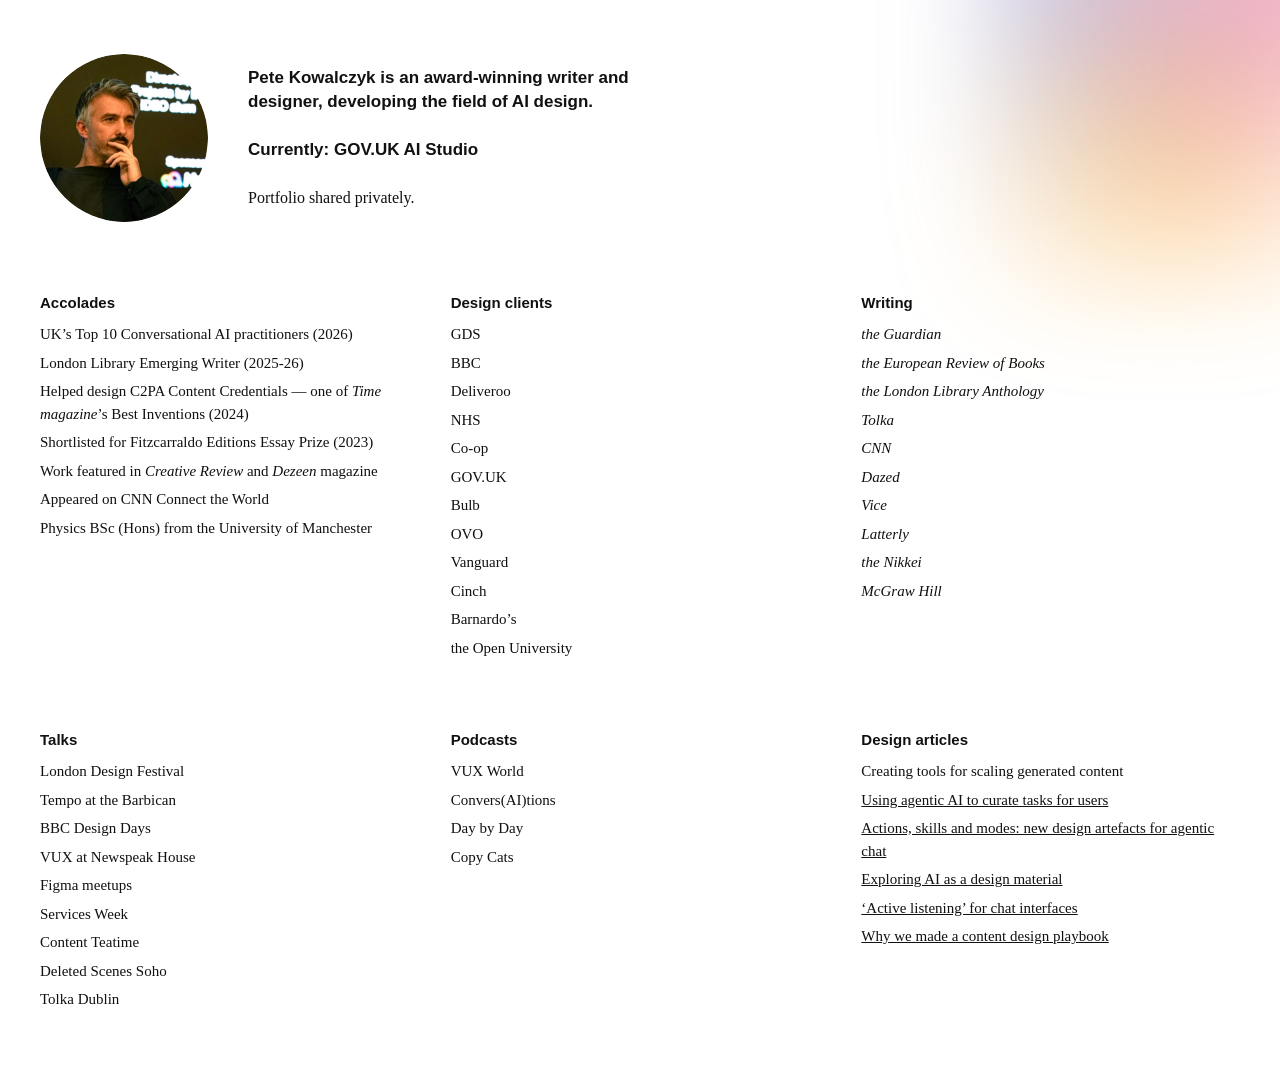
<file: index.html>
<!DOCTYPE html>
<html lang="en">
<head>
  <meta charset="UTF-8">
  <meta name="viewport" content="width=device-width, initial-scale=1.0">
  <title>Pete Kowalczyk</title>
  <link rel="stylesheet" href="styles.css">
</head>
<body>
  <div class="blush" aria-hidden="true"></div>
  <main class="page">
    <div class="intro-row">
      <img class="avatar" src="photo.webp" alt="Pete Kowalczyk">

      <header class="intro">
        <p class="intro__lead">
          Pete Kowalczyk is an award-winning writer and designer, developing the field of AI design.
        </p>

        <p class="intro__current">
          Currently: GOV.UK AI Studio
        </p>

        <p class="intro__portfolio">
          Portfolio shared privately.
        </p>
      </header>
    </div>

    <div class="grid">
      <section class="column">
        <h2>Accolades</h2>
        <ul>
          <li>UK&rsquo;s Top 10 Conversational AI practitioners (2026)</li>
          <li>London Library Emerging Writer (2025-26)</li>
          <li>Helped design C2PA Content Credentials &mdash; one of <em>Time magazine</em>&rsquo;s Best Inventions (2024)</li>
          <li>Shortlisted for Fitzcarraldo Editions Essay Prize (2023)</li>
          <li>Work featured in <em>Creative Review</em> and <em>Dezeen</em> magazine</li>
          <li>Appeared on CNN Connect the World</li>
          <li>Physics BSc (Hons) from the University of Manchester</li>
        </ul>
      </section>

      <section class="column">
        <h2>Design clients</h2>
        <ul>
          <li>GDS</li>
          <li>BBC</li>
          <li>Deliveroo</li>
          <li>NHS</li>
          <li>Co-op</li>
          <li>GOV.UK</li>
          <li>Bulb</li>
          <li>OVO</li>
          <li>Vanguard</li>
          <li>Cinch</li>
          <li>Barnardo&rsquo;s</li>
          <li>the Open University</li>
        </ul>
      </section>

      <section class="column">
        <h2>Writing</h2>
        <ul class="column--italic">
          <li>the Guardian</li>
          <li>the European Review of Books</li>
          <li>the London Library Anthology</li>
          <li>Tolka</li>
          <li>CNN</li>
          <li>Dazed</li>
          <li>Vice</li>
          <li>Latterly</li>
          <li>the Nikkei</li>
          <li>McGraw Hill</li>
        </ul>
      </section>
    </div>

    <div class="grid">
      <section class="column">
        <h2>Talks</h2>
        <ul>
          <li>London Design Festival</li>
          <li>Tempo at the Barbican</li>
          <li>BBC Design Days</li>
          <li>VUX at Newspeak House</li>
          <li>Figma meetups</li>
          <li>Services Week</li>
          <li>Content Teatime</li>
          <li>Deleted Scenes Soho</li>
          <li>Tolka Dublin</li>
        </ul>
      </section>

      <section class="column">
        <h2>Podcasts</h2>
        <ul>
          <li>VUX World</li>
          <li>Convers(AI)tions</li>
          <li>Day by Day</li>
          <li>Copy Cats</li>
        </ul>
      </section>

      <section class="column">
        <h2>Design articles</h2>
        <ul>
          <li>Creating tools for scaling generated content</li>
          <li><a href="https://alphagov.github.io/govuk-ai/using-agentic-ai-to-curate-tasks-for-users/" target="_blank" rel="noopener">Using agentic AI to curate tasks for users</a></li>
          <li><a href="https://alphagov.github.io/govuk-ai/actions-skills-modes/" target="_blank" rel="noopener">Actions, skills and modes: new design artefacts for agentic chat</a></li>
          <li><a href="https://alphagov.github.io/govuk-ai/exploring-ai-as-a-design-material/" target="_blank" rel="noopener">Exploring AI as a design material</a></li>
          <li><a href="https://alphagov.github.io/govuk-ai/active-listening-for-chat-interfaces/" target="_blank" rel="noopener">&lsquo;Active listening&rsquo; for chat interfaces</a></li>
          <li><a href="https://medium.com/deliveroo-design/why-we-made-a-content-design-playbook-55f4dd3a2c75" target="_blank" rel="noopener">Why we made a content design playbook</a></li>
        </ul>
      </section>
    </div>
  </main>
</body>
</html>
</file>
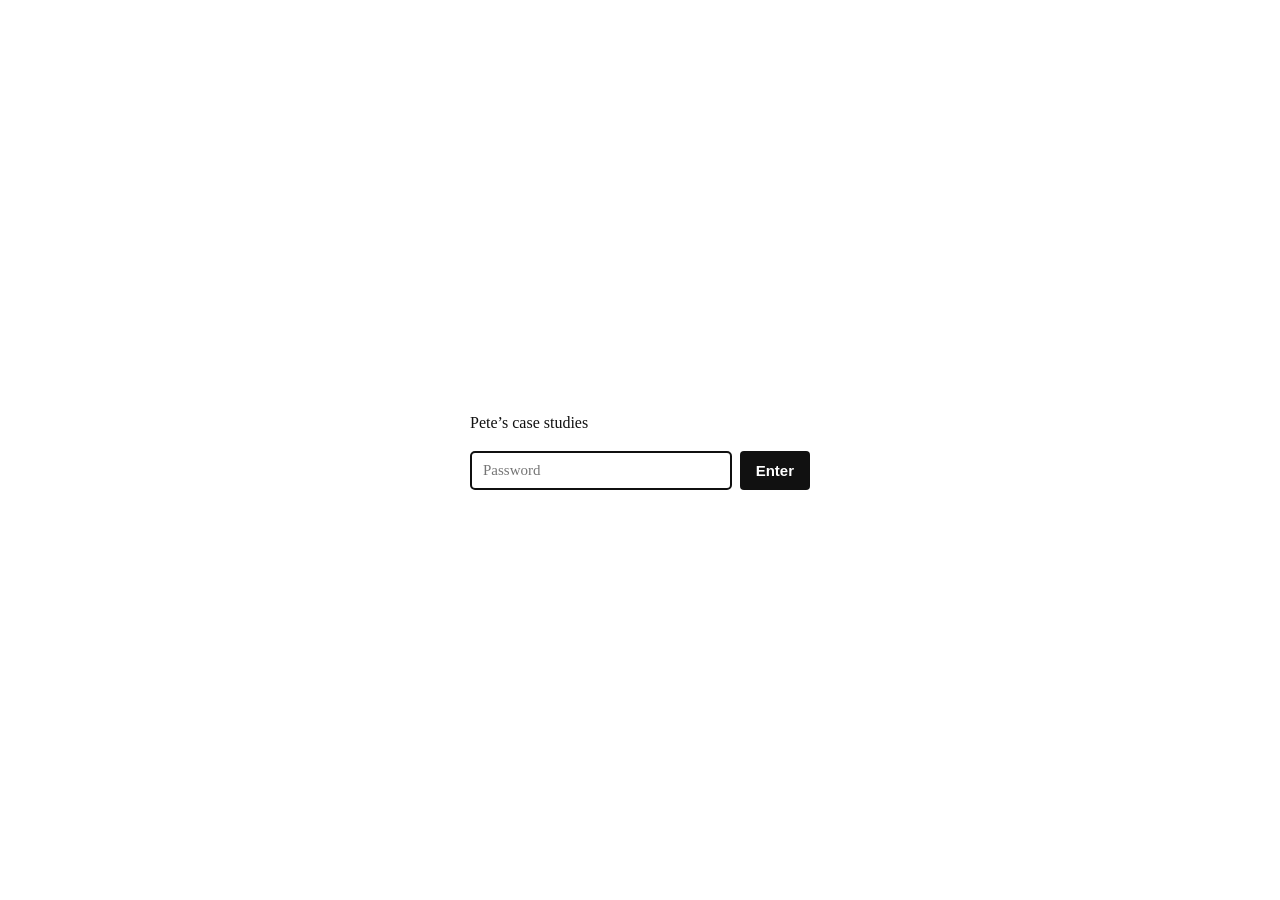
<file: case-studies/index.html>
<!DOCTYPE html>
<html lang="en">
<head>
  <meta charset="UTF-8">
  <meta name="viewport" content="width=device-width, initial-scale=1.0">
  <title>Case studies — Pete Kowalczyk</title>
  <meta name="robots" content="noindex, nofollow">
  <style>
    * { box-sizing: border-box; margin: 0; padding: 0; }
    body {
      background: #ffffff;
      color: #111111;
      font-family: Georgia, "Times New Roman", Times, serif;
      min-height: 100vh;
      display: flex;
      align-items: center;
      justify-content: center;
      padding: 24px;
    }
    .gate { max-width: 340px; width: 100%; text-align: left; }
    .gate p { margin-bottom: 16px; line-height: 1.5; font-size: 16px; }
    .gate form { display: flex; gap: 8px; }
    .gate input[type="password"] {
      flex: 1;
      font-family: inherit;
      font-size: 15px;
      padding: 10px 12px;
      border: 1px solid #ccc;
      border-radius: 4px;
    }
    .gate button {
      font-family: -apple-system, BlinkMacSystemFont, "Helvetica Neue", Arial, sans-serif;
      font-weight: 700;
      font-size: 15px;
      padding: 10px 16px;
      border: none;
      border-radius: 4px;
      background: #111111;
      color: #ffffff;
      cursor: pointer;
    }
    .gate button:hover { background: #333333; }
    .gate__error {
      color: #b00020;
      font-family: -apple-system, BlinkMacSystemFont, "Helvetica Neue", Arial, sans-serif;
      font-size: 14px;
      margin-top: 12px;
      display: none;
    }
  </style>
</head>
<body>
  <div class="gate">
    <p>Pete&rsquo;s case studies</p>
    <form id="gate-form" autocomplete="off">
      <input type="password" id="gate-password" placeholder="Password" autofocus required>
      <button type="submit">Enter</button>
    </form>
    <p class="gate__error" id="gate-error">Incorrect password, try again.</p>
  </div>
  <script>
    const SALT = "r1rE+XQuUxOBDy5PiAHw6A==";
    const IV = "ShwuxkLSZYCC2jTS";
    const CIPHERTEXT = "BJ1O2bQZrMiJfSXLtvAuHVjGoxpnmKoRMvhZgtsbAj/XMHxbRJw8wtisu6YF+WSb6T22eeULJcjyeipd84DG2wFo8qGDDC519163VqnQpeSO0m9rftSzGWJIu3VvADk4w0uvOZJ5SD3NLY7hRPE35NYnCmWNwC2FWnxR1jszPSaMoiMnc7k6BiXXqDchvthcPnWqYMQwAnCKJiW2avquADoJleFN/GVZ52LiQkFtHh53+Ao3fy+IKNpETpzmtSPiLBS+oCE60UEu4LpsaFmRg+GTFCAzyv+Aut/45Br+Bm7iPWajPS7DbaKuRbV1LoD76b/KKpLK9VADWmH717HhMPf0wUacfSHpTwJgcMSY/WXlfaCR7I1vt2JIBTyduoFdmYRdAhVX6iGcQFxlWV4Hr/avTNAl9EBtEcyabPp68K/H/IgVf9Fo4dJdydMBoB+WxuZbZJ4UwgXXmnoCyypA+8yMBwwissOvfJbJMRNsxuW6/HNkFeIR0Dac4yU6+hEH85xfrH6LtHm/GJVRs6VTz4kOzsunjS6RRgLavDDOBPq8mRfNh4z+OkPBuXd3pKDb6b3+jv/hYTG5j66+ZzbLqvaJwj4pHNsPw2F86ZTFN3PFbtYbwNPmt08py/7wPPF9CJwdcRPPy9pfu+Ov0VpUz+QkXubwgC9lpWU+V8kbAvInYOYY5o2jao+3yQrjenopU1OpVVtAFPDGRzwVt+bCmkFYQ0Dvrf8uhMMwQl7NuoQ6k/B8EPCD4w/T1b/iUNmtSXdyiz7DbJDH1OShl+hRWEWttu7g6/NQx1E6ttmr2nDdXDV8AcuYytxE8mn2B2Aw5fa4BlQr765lNTChS+e6MBEH9xSzXAZ/qHS7woH0iWMAilR2YaeT+WGp3N+VpWPhL9Jv85VntN6xtj4h4C8t7UbYW9qUh/BdigIK1zQXyMOkBCS9C7WqAVoz1p2E6aBX3PLNt0SWSXqD0XspsaFyxX7oJxg+86v6ssjk+qBwcOSbqV0hLRKqCHx88b/4xzCJf08gRaVU2KfQ1zCpjk40Ggx6L+0SamdGqimUpE3UtUTm6sPckUZxC6beGGzkoiQUGdUGWCUHqJcrnrtt4ey9kwcxJXKYP607slHEgLPtx4WUcHFlVA9vkxEitDCFo5e5yEKuv1Z9GIvfNb67K+JAlJoXXHJU/2DtWaPRRpkGqsc0ncH3HYYri7cajpp9AXk+bKEWGBX6sk53Wvbc9ZCAatTsXiA4FpfKdERIjuxp9YhaBjDdK9YtfeC4qZR8n4RItzTCx/[base64]/z9FcC4dfP5Bgca1f9PccNg5/lQAXdN6+N4ihHwGeEW4YkC0q7SM9XkTgjfgMJzYQH5IqiyNcLX5gNwOZDpPRHCTKy33uD7IgPXwbs+7XDI6vC3k3j+XY/v+5d8FnOzoIdW4tJGwOpvx/0jyvhfs0LP/06UkPmAxKUUUMQk9FyKghAZ5a4Av7SaROD0Y/B9iifX2CwrZzkg3fyUw8APDl3puofQiL159n6WsJCTvDukYbJURIhCc2SeRRqdb5vyS0bq4qzMQiBl4c0ldbMbwxr1Cl+ykjoKOaSMfd9RZHbp8X0MJNoGnRnkCIROBxrcFjIWMTx8kQsLRmCsuPVQncgwKuMq8XVVDF8redzQolT8Z5vWaNKucMB7K/PLrEWEby9+JX/Z90bwVSlN7eGz1Ie5eJ6m9DK6RtZKUAD3rgrvj1ns1ttSmAKXDHZHwwOz7F+8QybhxHRQa621DdWoQAGSqpBdbWmGIizcycyJba4WcVpR3MVafp6ejEPJ9jYU5JeoVfG4fA69Rsz2wqgEMSAWxCnwZA0/0311EhDJi9n28WHJSJNrJtYEYNW6XamHQMXi/ksmTMV/tKDyuIH/42g2DjTnQpp9ighwRXrGlDW1C7lQNIUuNVyzm+aBtsyFrFrQS/8QfoKIJtbF3LYynNJ9hD9JScnCrCtxRoH+oeQR81V0bqnHgtUQ32MqoZQZ+7E1b8qt41Hu6dD5tzU+kOdBbX+ar18uVQXx8ycoqRCw/K5hBS/E0IUEhWP5sFYh12LPcBKsoG5NBSFOLYb1eZvLSnj2094hX4fCeyoZ6FxR5rH04GEk+UmVkjUYJi58Fl/P+UPVes76JZs+srFBf4MEJD+FigYQporXtYHYUg0HSyQ/hROygFpjOvLEXj9Ln3QareZOqCi/39Lv8hPjd31dx+Y/dQx6QQuWdZS1ap1B9aPmVowBUjRvg4znG1akZ956znoStMqAmqalN/h9tcP1YVqT7tT+HN2u29hORWH2QVWcCpJbfQv3rd9EW7YYDfIYH4e/x6IIXwnhxLeMaoCrGLX09YCPEgM+vxPDeC9f4VhmZFlnM1oYmN3xtQC1A69FfdX/ahal7ZdiQI5v2YuisDB8BzZbv57V0nX0+c6iu9RfcYQfQ+ps8ep26FE7mA4qD6Q8oBoetDA+pdFSudIkdBnzzknXnb6BG4yDjcCW+myUSiWDfg4Xl+FcBHeELmwMd2HW8MkUdv5T08PilYdPvnQRm4UXfpaxsPoz3Olou7qPEXuAWgPZC/vRO5XbSz6txhK+FiTNqDhPUOCI2eay4ZjENYaeg/p3ZMCD4T9QGFg8S5t9Zeq5rGIjvMCkczeka60q4yR1atXaJ+RUzEYun/VH43mLQFAWPl3PuONeDBi74GY2ghejwEs1T9PudVqccwkw2nZweuViZexd3JtEnud6qcXADGyYLF6K6nDgzlB0S+i8E3JIcwFW05NPV+GancX0SfBLvxAoR0kEwi8F4Z0MY30CASlouMIMf44aa+Wi3HjGctql4gQCOrwem2t+KqO8cpl/QJGunne7Z9rpgLJ8x4MMnIDOk2jkx72Q9/+Dco9QSMUf7PREFe4HvdDObApyJ3z2PGm+5Q/tB7lJX7Bta8HVIC4SJ2W8eNLLgOlkKaSaGHSQhAqgCpG+1KsZFAaVlLvU7q1UlMp6N0DmpoVvsByJQ0Ph3n1bDdieemvL/7TE7xOESSOilChcyh5dOw/d9LGnsc9Jb/k+tdm+KZNVPQVFIZ60DZC4NAfj/qq/tr6ShkR38IrYze3fmqwBNf0qzRJOKVhWet5n4xdZjZbHJ83LRQbt6G0DFfEeJBYzXUqkba8fV2lfNAMNlDtHPjFARIW0u1ybRAZUtNJ09Fnpl3tXS3J9EKrAiwgvUHXCtxu6z77c+irCQuUaVevTMACbVSoA1xQnqNUeC/CRHXxFDRaP+eeCw7hJa3zl/ZVq5RNikQO5oZ5KoE825qhslxwPxHC2CzSs9l6UhhH976kpJbjcYHzAAg6D7fF8IiVKd1dGsJQdirNRu4rUjP6VZ06H3xb9OV7ILu6raxFyBl2C21VAuL6Fs7N/UTpLcmnog5hATE0sf4gxZ+q5KAwccwV7qLxNAyXxQ6IeKPuGxT8kw2ITSddPTsUPZYbRtQupulbiaaNpKpUbDeqBZv3E1JxGOpwfz8NEF7T9EWIcaEVtRAZYW7jGRv55dKCcfSOdr5+2Hz2Sgby764H26ZVbJB+AqgmWOD83VlIDrYucRph+He+1bIAblN/OBf/ys6GxMMAIeuGDLudmZc8mcXqs5REwt6skfRabgf9+RdznUmRuP3862EeqCR+UzR1djtfm2FY5/N0C3EWzUHnQUAzXOds1NMudY9XjHClC9buQpYiH/WiZ5sxfZzFZcHxvAfR+jzuTAdmy99upvXvh1DZ46rDu5HLV3bboFr8FlpV4Y5MY0rSIK2Dwv8fkRi3JTuLTjq6Qw195JExR+fop7fwVsY/9Jt0dyb4H68Wfp5GgPTbwOQJaHCzbwKve5odzYeagJbTjHX7O7sANpBI6h1JzAregV0NU+5YFZLaz+7hJMn2lWSBrtJ/yO4wWAWw6dCM98WDRur8qHT6l/HrO4sA/LtsEWUNRBhqFcg04WsTGi3/FWkQdqhMJHImcLyxUcmMiTKAoJ100Yv/erzHypwiJ0jbMQFxKsBeP2umoSgTd9h3PRso/BNZyzm6h5XbvShtFeZaBmoc5Ky1mO0XDlgaIgZsy5mvsaYOKdOk1iiwF7hmmzwZ9Z7IMRUO8/L+hYJpBumuxwgNaLa+vjfqKCuv1fBw9g8rcZCsbGTaqX5fj4glJ02QGWtepuxERmJ/23ohJpThW33gYMlpxIrAlHq5Ss/o3zLiXv8uv4n2Hn0etTKXCSfPbQDDRiUy6KtzRkm6sF28XP7vnpctG4KGNiJzNm+fWKxC6L5HMkQ+lj0csKLjVrnExRXVJi9RT17eIMGVyVg1FmvKU6OMWzuy53Tnu1N61OkgdOtksfeSMoLC+FrqZ4l49toPp0bbqEnMQipwjKVQQOvs0bDLaJxojYr+vB8hp/ZfmajHl54MzxYpoAYWlmp8nhv3UUOgHZNYfXW671kY4+++cCfEf9aZeReHKm/M/0mF5RA+Xl57otgK5VV690wCGegav1t3T/DGobcF+EsGhChF4l+3AVvvLbroANHuROnfg2FysDvhIKrKUx59DnVLIT1IpcXKBWRXxjUC1GQoJjE3RR34z3KkAQQR9sDuMmoYcyB8v6Al1sbTa+PyEEHZISr1zJ/e5jLWuLqjbthW8zcCYYrByaMzifrOKcrRPn+LcEK7yc6dym5405BdzUtTfaFSlYDKGQ6MZ1GjI3ZiQNrmqLEnHwOU+VVqD9iRh2c6g4u/B72PfrBXRt6Fe6MKldY2NEy5Xv29cViXE8IHW8WGYy/epzs1N9YfOxoeITNRLDkk92uTfNHaR/1ruKu/nis6Su7J9OkEcignMpXZj+P8NZWvUP1rP+m9PF8DG7smjM3VZ6scOeuW90MAJyEpaaPIM53utFEFCqhDBcng5qk541de5ZN/DaYSdxFtQ5DpMbf8wuZoQ8yFGsMHTHApWgZVUHS+/bKLXBjc3cYCGiiBJ5mNPeXIrOR4k8lPlKvZ/T39+FcQDdLR1cCfGAA+WjVa0piMVOebLe/c4daz9nXJ416dAO/HyR5cibeADmt9VSVW0TpdQiROXHnlE1vbXI2aXt02ostzKkS8rMCTvQ1qeiHZ1im00gEC7Wzbi/hkRgMHuzY6ZGwLxPQiNGM3E3PfHAOAAHd0SCJ3pSkC7jO3B/it84SMC31Lg+noeR6IXyUUUjQUc0ui3urI/FL8Z9HaFuIKAtd3hq4+LLexJutTIeVQs0teKWvUBCy1zj/ZZD+bjI2ciQEY21IITFQupTV7+aV4J1NWTdHXqMs59sp/sb2hRSpr0j6e+nY/FyCo0z17Xrusyql5jFs1PgpMLHf01RkR6HPQsDGReJVOt2pgoXXx2j/lr66J1E66j2Cp04kBGs/S+4AnuNGLsBcL5n4XKIyIL8arnTGRpMo38gQPTgBona+aEwlk+96/muixqUnvLbfWA3D2tSxNNqmQZmHnMbqcyg7OXzAPWWsmUtNt/EFfaSxodB27yYI+nJbcpijuZ+DRC6trrB8f9at8iWW3duOq5Q7ezRtpk7YcK8bOSOzJ7AED5hkyGzaKdrp693zSZdwo+eeSiWkmog2cOS/07gGNQQZKlBe4365ohYn/Z60KtxIfCIcbjflGeGPOalrt8Sq8mMdhLjUEeM7/w4/bq9uulZL8R+t9XPRQ3cYwYAWr9X+PvHwsq+jWj2PBCBds0szW7Z2StNyBEMvkIDTGdST8uHPVzeJZ4Dl635vGUTH6GYC3Pb90AOfCoLN7q85F12aRd2nTit5uxN9oRPdiySdlrDvhANuZMLrpDPKiTkaVl2yMXJf3OlTTp9AXCCIVRiJOotV1/OleTiQ1W1zYQvP3YgxnK3DIP5B7vUqM8xQjo7mw5aEYlD1FVpSZsyiuIJ/9hmP3zKEcjQqzSCtTGxamVK2nFYu5GBs+JXz5/KFpUfJGU9tXc6oteGOmcnWqRVIv+pNL25bGFIoUlR6Ydy52VKfIKjEm/ZmSaPjW2iO/aVVfc2PQIcHrkcuX5CJAq5/nFAD23KC8gtOwZa4DOgFF4tgCAq8uCczws2zwxB0lsrMkXX3Kd3FMJDl6DFk3ES45BzJDAGNIrjQK4tF5Y/7WRKLG1/j/IvFH4i1Ydsir+4d5btetE3/KmETmgdrDer1Ml9acCDC2PQBAG6ocY/vj5p1W1gBPbdjOQfa1w2lr+BmLihaFPoAev9qT8QpBx0uHcZcIDIzYdHmyonImLx/IgKMTXxl78PaUm0Wp81VuunmQ+4CAlvOMN2OkzFyEqs0i+YeeUqCa0bGxVCXvG3/okJzLY3/[base64]/MCHJHs5LwGMzzOL3bgmdNdgL3xV+kF4MYmi1OW3fk5moopWErNNLWbGPJ/RAkoMXmloCorf0Atk8gDQ6wExA57kpXkN3loiJqQ4IHgEZRglhw1syzAm1GVNAyRhmbJN+koprniuJcRp3b1ylghltj1u0mfLTw5qzadfCxKAMaGbxXA5A7xihCL/4Z8OQ63RpKVIRVQ6CXpQCGK/lduMvEO7MzliAESeDVOFvEPY3qulAcWOPDWv0M6wr7s3eQ6wz3R383kK1zxl/DadDqpU5h/TbZZioAL7fNrx65ofyLVFt+pYnOFb35wl2qQwuVwDTOpk/nylXPOCDZXpMZlUvJHtG+qz6bYJP5kxHK2rsmSyeUJJ5wo7igdOF7iXNg4IAJxaUxuiHUqEUpmiDn7cemoFLmA4rZRtSHXY8ED2ugckuvDrZV+b4chXhZ/[base64]/vvYoM8ldUUhxTUvBUwls4w4tGqrCCbAJDiNpNOJZx3VPiTXHZGmRxLlJU3aOpogbJUihkL0rfYLVVLmFDFoTOHhBkNFFA366won1QJSEw1H4GP+MwOH6yBgFGJKjS2qVxd3vfARRwBrWDGW96wy7O5zuPcCQ/KMdRz/JA4wGD7hPUjwS/cT8PCbAMRJ8mMDXUjJcpGOTWRnXwaKuw8WjWdaYjqYKx1ufgoCyyc8M4tRiajW21iNLUFSJE7GnuJlGmBerRF4w4b7HrIHh9JDoAMBS/oPmoohhGe9HBWgmrcbb1fYDh0/bWNeKe7adTgcXQqrPgXOLMSUbcbJhxV99JpRIbt8zHZiHDAq6CHQt+5A3grFOuYxtA6GpG+A5h3iOx4nryuU6KZcgQBLpJViOhjmyfSrGFbOXhYKVmRzsm3hQ0c2YJ8jXPCbRnptdK+2mdxA5wC5hE5Eksxkybik59I1a4/aDL9t8LOKI7of0mlOCiNlbb0xA8T8FDScdVnuiM3ae6dPTH/JvRQeA9uzX9bvpqW/Itnn6duKOJhq3VKfxk+Ysk0dINxr3yjEs1rdSLQ2XrK/H9a99P/doifVSW0E02jGhf1XP+W3EqyJ9tOdMzW4fCLOksZ4aLvdspvm/D4S/Ed6LLYg+FqrUZOrudcwSFADbhXEq1QdZJYIIjapRKXnU1oGMlgtoAFIEJ2wRHPePMa5HLChwYxqVMnyp8Gzo8SRvRbwbgKF6v7QkNpPqcY3lC/6Juy9pc8RABaDivfzHoZ98dtY3O00SrZwOxw0L3eGZ0ugem50PE8+itKdCX05Kz4otWIbxy4ecB/eYj6vlizoOGc8fuKycqgJznBOp6JUluR2QrzGlYEN4Xf1hg2S4ZMy7qsUmuRUsudMKYl8BriM8PCW0VUm/GJ33i37U5+R6pGz50/nwQkiYxNi6c66wFxIu4j83e7Eqf/eKgd/XIJ1voFng0jEA19gKabSCbohjHEhNjVTxbcmZVUTg9mihUKTQ2vEO4E2H4MLvFiGi7bKYkbdZUK32yqT0ucBFBSgiXVwboVfORvj9HkG1ipC2zE0ZhCuW3d2ZQfMu9MTgtlJ1bRDWSq2n0d/mwNbvS8HE+YG8nPJZ5vzLA0occz2Wp3rFsoPGFHK/PUG32CAiOPqX8L2M88Vlh6kXRoX6Ypb1fadqEOF18nByc8Q2x9hoK2oxHBTxQ3Q3qfweig5+BzGtZsBvQ7zSX8XjUreXc+cha/AO9Lh2g42bWa+oAaDskA4I6ZwztlNI17knkx7mSq7udHLJBQc8Mh2ABZKYX7v6C1zn6YNdvyAqIE/uuwWgxHk/[base64]/Sj/xVds7bv68vYX6ZEF78ryiDdNdZwS2YJJ1Qh4UjilkdxZ2O5wP+UkKAwwv5GceiAjRajalQksNBYXkTG31l+aiAlRF+sos1iGqBf+2c+hFKQvimQGR4+qb8o/nEKfoHvATdItjWyHw2pFkQ7hU7EUxVNpIDnimEBDwfkJlzYmurcIQQiA/X5UckafhzymXLYUuKnjhnxhfE/1AIjaMGToh8awaFmIkdTdOVPwUhCARO3x6OfVTH0ecaflZoNABstwThoFBxApTud42Ci1vprEMvEpQMkVgzDyhRv0D0U+Hu8MV3JAHZeTbA8EVlYyTSjdqAmNCWeLKO7CY+px16uPRT1cVEFWwcjOkL2op1FAcxZEdQZWPDUSfh4C2i9Oj/XDpbMAEICyf581269q50t4Kx5EKu8qtWLka/0CvG5Xl2MwDB79PudZzWen/E/[base64]/UAVS94MJ+IOgnX3m4JfkpUkOifZ/dssT+rdf1vlsOGQkT373cy5qITPJI4Hx0bGHBPCYixVdwD0TTZxHw2f/kXdrRBzoMy/YsSGbmh0u3jIgMmFBvXZ/8llN3NM0lyC7cQ47E4atBFSGYnQ2iJbRuAmCrX51NU+9CyojGuN8oRvD1VIvuDO3V//26ilWhcTq7GEza5yDfEqdufNXt9q9WqLtVkfNl3AqostOjo9w67+YXT6QbSulMHCrmrGVI3Zy7tVgnznm8Pu7CQUg7p5I2APa5U6KZ/aKbESr4rWecY/WUGeMb15JL7u/omDWaTaCm71DjWq9MUKBfcrX+uOc3ErXllXEcvyDapbqni0UVNLuABlwg561ABEw+u54sXhKcCIBdbTRnv5PxohCwS4tPiRe9rEgghBRbqPdK3dpLH3ilAbkVZnJGOtVSxEt8K75iuR6zNx9ruZLt8v81Oou7J8apo7pAhBaPKPkvrZa7DBS66bM/[base64]/MeCNx/Yc5uwXJMYbh79AqChga4mDTpiuXaThk9HWSAClnvNtlHWfKmdoiErlJpQEckuHCbg5c+5jhKcrXW3OCphlS2SagYQmGFY60O2zYeREesfgHVluZco016l5mRK/DYcB3glYH1Q6TXyDFpQlBPNdZUexSMAQGZInUrGTsqlPWMxoFIngKEeB5f7y5jKYfKW48eG45cAA8gCZfe9KPwUEYpKXC69K2MXtLM61wUIgTSG0zyeM6UZNY3IxbCGUcGe5UoJ/wgdRlENpvXWcTSD/G70kUAd7EgcY3MoEvZyza0ffxZdpljjeA7AuNMBP2ls0TjWNBviv2piK2CHZUxag7hTYEK5UAWKv18PyMy4NvNyborMqX4ES12oCN7+rFoU/T3UNjv8i3Je4NvqYd5CdhPjcFHu9HlmIswkwRckziN2X/6/0S8NCKjcQmvZo7rb7yc9fm1WNUeiQoNP4lyJhcFn47P1GTMCB3j8n5pZLcQ7aYRNoWHSLtNSahLZcdHf5tqnKXIWBwwIT7QE1v/VkMKG+8pLMSXuRWdsvxKidqsptYmzeyXz40lMXmPuTEHf9J+B6Z57IEESWk/ukhhG0iyHtoJ1Ujew9pTnJ+9u7Yr4h8/57SJdiGUXHvHKrhyMMjDq3/u57H+DPbc5HOvg+sKiuGbL9F2eWH5u9kZXU44K155XxG66mqfOhlicOn2vrcxO5L0VgScbJ5IFN8F4Nnniu3HuiJzYqCUeMcyzgED5iOaAXNTySn3g7G0l7OFM9jTXJnuFMnbCD7crPwKy+2s6YdV+PZn2GSi72OZz7PJsW9+dzK//4DYjF6QF7YJow6xdFYrSN9SSa7Qo5Vdz+myH2fjnT5plL4ppbLpYq64ZVIUHQXqIs1cEHmcyc4Get4nTzKg8q90Rx9P43tF95SWVyFpym5bfgWo3eQ7LJFkmYuQw4uQ0o01hc4W1HDaVcwdH4BTFSYCRx+B8BKO/3n3uN8uuu0mjkO+KkoQfJdBubpALTzoyf/ILQZd5X8HkZoX6I+txUxshmzVKj2ci6HaohqAVSvCLGBgDZ5n9k5EOOj/jLtZDYLlSlGezn0vBMdqFZSSW6R7eYB63lGalLtFzGQ8zE85gL5ZyhV5bDEAJd9CvD+Ox6W4w+XDD8fxjqngLFADs5F41FyNSYC+UobulLSAkiP9Yh0duSaxbFTTL67QLN5e5GP1HbCOA/Dv1OCHM7Cc/BnLejVp6c6Ey2e1jkN+ZZc6Wm9jNo18F8HG4aAD3Y2C3itbkxha2iWr2jtz/QNosVppbY3f5kVGc/V9GP8licqYVa0vv6WxFPdgDt4fkMxzRRW6OEekQ3wubnbeUpjRw5ZZpFxVl6F0rUIOz7np5upYlL/FljTtM3DQjucp+zGtxYX0bVQCRnBg3HyIHXalEr/3HVUDy+UBgAl0OVIwJEJY/2jeQCP9HHslVKUnzH84xp3teCId9CvCW1Ar5oba5c0R/Ljwnv7bzP7IXXpu2Oa6YzF5EICKBc4wM84Xc/nXRh0MGcil8AmOp9b2R0K5ei7HMfoDBXMjlkt3Dq2lbmEAiDe+qgP9oROl//1/OR8W64/8iSB5V+e73GpYtE0evdqhe7Yq6rH1q3VP0CMkFf9M9nUyqoXCKAoY9CT+ZDBQEsbH3GxKOJRwJ1Un/[base64]/[base64]/RLCf8afuDxnaCZDSgMbsdrcNe2QVcfSSgKqtKjmt9/9tRhcRmz7U8z+eqUJt4cVv+sQDFNrmoO4kMovxuUrrj5nH+2zPL9j/[base64]/lJJ05GHe5XDyIIYe3sKdzP6JS79kSFakLeq42rt9pzNv4kKEBqcGMa2QMzvg1MEMbFMNoH4uq7mtodr/y3RWgb2W4KBo+NRXZ/6jS0RCpeG28GVWYmTjqfb+Pe0PQ0XbugBD1mkKDO9VfsxfaCymsBCq9lhW3SVPkZ+b6XeqFDouhEZLi9CNRlJGxcucm2R+JiimiHbZSAgoBTDhxd34Fz49gNpedi1RIcXh29ZwSZI965CDgkEHqjBi++SvIJMNwO7Q9MAHkrOQ8/j3jX7Ll45poeGE6Zjuu6ho9a83a1JZHOhuPvkmibhnL7ac+bKGH6qS3APjgm7D6Z+Fa2JE4H0ftKVxUV7szEt8FuTAtB2vLdc6m+ivH9NiBPL9YJgIPnbHBpdj2bAipdtX//Ql+KlHIXq7hRG9pjO2XVc9h+QRR1SaEElq2VYSwLnGyPEN/jJ+Wuk71gTmA8jafGka0RXuAfcTrar8rSCcBUTlUCW+MGCn/[base64]/iEkDKOGO2rQUbBuXM6cV9DH8UWQIoWr/4WWm6E+b+JQID62SJchY3XvImjnbfhHg31mPOJ6JbuUff50RP37A1EpirJsJQqV+al4VmI9aDl0uBGyfGqJZSWQQYaZPAkEq80U7qEcPOlV6QdufLteKu5YEOAEvvutr1cknlLjCsjgU2BIublFj2JP/pbN2IYQen+5Y9TSt80zF109NmGUl6jcN/rrEDVWpk08YrrYxQGR1653fcr50Ht1ymU2WQljwgJQQFBhSWF5cFX5Y92ILhv3hI6NK9mJqEXWxVheU+4clzhiNlt6/[base64]/D2vRVeVAh3aZepjFipCJ4XGAAllmDiWUb/KadhPdrAJqfguvqDOVlf8wjtoDaqBRbp1KzVsR5FCVkDb4GUX2SyV+ofalrZIB6MTyqQe/PHo+Hot+TW8/[base64]/nGeA9cxrNIZluaFRJ/0OBMhZgTocVwDREkJ/Aa8WQCztbHgGHonWXIPcCD9X1an7gyF22sOGosZ8z4JIDPJhickPC1HE/GBHkEve5ydDj3U0K8sX6fTR7HJKPVSs2xPW1DVOVZuykdHGkKoJpWDI120rvD5DrJY6Z6duwbicUOpIs+XedyNW/5ilwVMKxqzkoO3KKLtjXSbr6T2zA+TWPqvEzpebzLz7FCrMYrsipqwvvPGhkK8v/2/+PNqIhTMho0TF9N7hvqJuqbcGGhHiDeogPngrdFvbSue0xn04UMamzTS0ZiMGAvVHy06HNiaN0yJO96A0IFlitZsQntyZQwCzDOtJtp/cMptAJOdgmmFG98JmgifGDdCI6di6N0IzDnH39wD5rmwziIxpTbWdJOKMPbG++dbqMZMrQ7HgH87KVaOWptrUNYEDuXcF1CyBo4X3lyXJpcrzB4JVliHxOdh/kDmXQb6njhS1el03VUs/VxOi0QLeGcY/RUANHPkIjdEcBNy/pEAF/2fMYhLs+iD3bIJzz/y3JG4kS5tUkGBAFDyWbfmeTH+hJ8ssdNMMAoPmVfVPQLj/oJSJwV6pGdDYGEbzY7bncetMfoSjB6wqlbzigATgrbaFhDgPS7taFNEhx+4p/bsMML3s/2baON778wsfOWZS1/OQfoDeESK9yOVS3vX62MdKnXCFV3IUEaYEJ8wPLH53u6xsc+lEFkW7noVe66eYlrIGK7x598wbGXir4Lkpajjlc6CMPDUf7e/AcggiPWSR/xoUY7LRIKc/xJhzwP/l+RMin1xCu5ktsm2O5IdSzu5ze5K0Tgc27+8CxPUKI2rSHlxyMwzt4u/TldErbnEnihd+wGKU0vRmBElk9B1AtLEKL2Npen7zApIv+FLlhfiFtvHfp4HiyHluGgMmXjCafuUfMKoTMc4XTS30vxiZs/4H+dN2o4nXtkpQa0PatNo/qckt10x9Q7e+Cjvdwm9l9k1a89NgS3t5VQuiRlz7W4bU7pSRQAluu7kbQSiFz/Nx/dfdNEKNiAhZG0/f3ROD2eB0dejBA4lF0RVxZCF6RKLwWHpXm0mfrN/aWHhHegQbQ/0u1QDgX253xbubRsagMlvETb1zkCnILHtqwOTc+uuk8mT0UQqBKKlTMYfyI3Ie7nQwukTCLz+T1EJ/1U5dF0qGaMInq/qmrpfZIucLNnTQTiU3eQgBKV9yW7IMkhpcOecY5Y9DWvQgOg6QrF+7prL6mtNYXeqMxTNUUMljfy35ix5hUUYxITo4oonZLdDBD/4UL+dvocnqWzpbEwjZ+rCkICFtOJSe9Gy7lgx06DnWeSKmjj+/TglHscOKItbKBkAYVQyelA3VeNxCGcdRyxWwNpoMub+sJ6VK1Er2wya3UKf/sXtWdTE8NrAVhcVBHZS9NUjlDVr6YqOb3syneGRXHouIyVF6Cp/A3pnsm4L3h88dwkEPUFEZZfzyh8aqUDubFSRxJkcBdDKMSOQY+aajj4GUFlQ/[base64]/ay7s6+1k/HyfMlHAOPWvwTPH9U0X8MuwaVqf1Nnj2hocOR3qIHhRK7/KvEgL5l8B1JfphBX4Y1nU+8SE7+QhI1jG4bMx65VhaqMct6SYNYHLYjuqXLvpjT/tQ32Z/9UxTDkN6HfCEdcxiULs+pbx6s+nIO0h1bMKbuHCm58lnT2ulhdblS+mUrzv9dJ86wmrAPjvJfcpM3I/PcAVLmliD+4Rg95WI2DzUkJW8OnjTqGU3KXUUI0reCi7qpPSnVx31a3C44ZM4jtONU6gzJLiXo6OJDmXisxXx+D9MJOo2+aO07rSBc6sAaCIxvUT8LmMN7dHHAQfAPiXY6KZvflVuXeUJwW3e/xo9tEKwTW30EacTIiSbRZ00YjyjSDzVrPk1oq123QSN87kVPRzoH7bd1COPTpSC3iUAWs3iZL3iRxTpT9bxUdl+Pp2FYx76ZbQ/AukwRsRnnZoc7z5TDldpD/lUtwatLxty4lL81cbz/0hKvjg4QBI5UdCRHwnA2eXYJOEcl3FiJ6/Mu/hmmMDDA+IQaDQsdt31wXsdFxKKYTn1g/7RDkFgKYNt9TG30KQxzVMuzN36o8QSbuOvKGCPgy4Gfo5txASuOJcp76Y5Zd57kTF7sdIq+/[base64]/1rtZR/J7JWNu0t6myZ8YgHqKFTl0j0wfYHF/cHFtmcYi2BqtcQgSWS9VOuTr25ypi4yeyW6JOcWybIhSdFBSqI4UJ5lJqdUnMiqr3CUsnSQFktQPiw+Vcvkrx8oZfF7Xt1dV+9H4shAz1EXKwBJ2+sTjEKLM91Hgb1m9YLA6yeukMmz0ftnua5hltYfCh9b4Od77iB5PExWN8H6k8vRXO/hce31e2dMK3OCbNFglNcgZAmPBGqdiCdN/ALocMMeLTNQmHiFkm10sQT0OJP5tCJ+2BGxJ2TFn75dUs9FbC8U6DNUP63dEGphsr7BwYnsX3ecvUSIkJN6Y1nK3H+Q0ykzl7P/b4xBTmtBNwppM8Oh76MEDX1s+3bmQF6XwsOxeotW9y1c5065FIl1f3avlkwy5lpn1EIwYAW356ZU7Pqxn1mYyhQL8fxb8SvIrsosGNeJIgC3rNR9dQk9RizsFBwfC4m3XsOacXH+hqAdJBmiz8lMyIjMEjks/44Mhq8bXQUhixRts5cz1j3ekaqQhcq++kdYGemw2tzwry0vAMFIVrKWrpBw6VwzNPPCJavMVow/C8TxxV8LzkAzBRbXOIzB1fDAiKeI4CYRAhwxdyn/VAhmreni0/k3nJGxx9a+A7RCdHfR9j6iIHee3LqXOKQleBZm27nFzH3IAoNYbbzypS07iX3FqXfW+tJKV6rseBJAdALqWA5/YoDJQ/Tje6d30LMk61Yq7Am63SCFFOerYi+aMhnKgYpffXXlzm+ndgd52u2OQV9oslIYWiw6LZnrrQUv9nUSykSRscXLzhsa4/AXfoZOEhOlq0tD2iMVVv+a7wVxq5m+2ZGBfila5SNvQyb5qzjGewsGfekeakKBviTRGpgNJ5hCtd2/zDHPpvlmzvYLxpC+2PQKOPxs3QF8ekM2EitX1oOq3KZrrUBF0cKFqlPg30EjZXjKfb53zKOdmM6HXvJmtJ8prAWSGt2dHsRpD+S99Yh6vdq3YLLQq36A33xgRVA/yx/5bd2+JU5oSm7MThTMRR0VnpjKqWk+FkKITxbW/BsTmZnwr4xdOiaM7P3IGqb+sUTj2wh9pu7Ze+s1wB+omV6ye3qQ1imBeLeBBWVKaqluBpmC0tpiX0R509n5xC8C5MIEuezLyAtw2RpKlvNkVl1kA3EQmXSxahZFrogkhEeCSOMHcpD9CH4Msw4C7TIS/MhoiFTSt6iE64Oxuc5lCd3JsnrGgAwZGHlAXFZO/glB95scBi+ERNYC/sh/w8H7qt+Hj2tRtJVuJpka6IyqEbsaUWTR8fapSUX3YCY0m22eNtDuR9DvfV0T9h6tiBVgeqrOkny8wNosU8xKsnpKFLzqJ6Zagbe4i3koUCETlwB2LXFsdilGTppGOjj+SG5IA8gBSBOdKN6ie7Xx6x8BdbP7WiO39lfsXOXA5ZEbV0zs65XtY/JO37qSUqyjxQTTAMSsZtFW2OTvmvne5R+dWeykBvAYzGt7Dr8hYfH5Nd/K+i7CCu67djzp1yJdcrM+Vv5Veg4tIlKz59THDeWHVFmOIBktdArXZrW8qifw1RIkHwkvqwZZXc1YIJcAy6y6+9/ig1eK0txLQk836ee5rr2iEcIpvv1wKLMZjVpGvq5s0UvrGlM36F/OvagFUg2iq/4wDTlTLLcq+vCLRVutkWknONT3gvU+kowIaOFRFJmzF7wTDZuaj8xl3nj7sZ503aK9MHtCoIi/nReFlFhKrbg9A9KLADPVn8KgXeigX025nX7QR4jUmGMg/Xt+/lDcIbnILZs04bKJllWzAz+F2ta8dD7cpM+zCRQtJ2DAwp9CxiKAyBauM2lvxI4ufHo3WHhJQwTS5xSB+3uHAaGVQKK1ZBehhDx7fH0rYZs/rUJvRehZuh6a2Mltgx4ogiF01k6I1dfile2X5z6SK9S5uFagPVxgvsSmdlEe/qq/xU2sIpv3R+v0GQ9dwJXk1js6yn0fdf4BjS3FdHaoro8lp92bgclY4vke/NxnBptC5aPEOAcuVmBBv/c/p2QSfgw+VrJ9imiLtCqEanrZIv2b/gkWUQeqrYz0grI6h5EeYfUpNtlEIIFSPtwHNnyuWHgBIcUBZMmlRXVlt9MtL0tgwnnEyD27OsQK4XtaBBlHwrB1mIHtGvut213V9lTm1E8yAoh27ifwrRiIehnRp9glw7J0if6HDfabFhMuNihiPu/kGv2HBP858cyXaC4DTbqJmffnClpHDVXinep/vthrJtVq0PsGQWZ/8YsLvorILN6EvgIAyBXjP15xQNgDIVjXlyW/3Uw0Pw49Jh/lURFpTEvgPZZHq7c/[base64]/LjD+qns54PiYqGi738N8CMd1mem2QMxg/oyutr9oTWA5CAHj2iBcdBCypCVrhEYekyX66UrFdwai55UUaOunF4LKkVWX61EZUJR5QKVTY8IgX6W4g8gyHhYnWnI2YjlGRIkM/9qrt7pswBJD1MDAuLpPpLYa0t9hFyuDaY13xzALO3IM0ogFSmULKt8wpd5cKg7Lm2R11JpthBLV2ytBftUtHYbYJmnhUPPJj/OAferGYRaLJ80Qvpoe6rPTteypYtheu+bnKck8GrkotLyP4qvtuG9N2EvjaLqKLsfHd+OSNB8P7NeBA3IrZKuJiRXnDqMfB1Q71VCUzmpT6Y7StPOT0WOaQCH6uP8GRhi5/FjUvww+2/X5oS+fAmvnTSin4tMP3kd7BIpnJY/SJhIR0xc4t7Oh4eJy5RGNBkIkRExp33SHbxYZhU3zPOdBB1iuaGzuDf3EKNLCkY/7+xw6/QfVagbfbxhQTaR8j5Vrdq8kMqhOv1JOEyMrxqu8C3VeiTPX5Aam57LGjudMPB1VhmTEc5k5Vu906uE1L/LWB3+dSfIY6fqwS7hnBGP4B51lBuEPHsyR8AmoHHP8AH6GxQfjyMJexhKa44JZ7zJp3wSoj/iLYI9L+VWfb/hC6w4p0H3S7miAWyVd3AzzN/+sP6OztFtmsmh2qPqE5EG6N40SFKjkCnXFECJikgQpjA4rCFOrXbK5PeY6l7YuIatmTzFF+11bu+EOWBd6HIPw7FIkUn+TOIaUg92WPb+y96/VRIqNw5enZw+aG6xrUSRRbHQigGFFlah8JFmzTVzDKmJAqmDoxBXjHDOpPxiAu6brhN4y+MIDN6f5fMskfVZT8j7icX5XZnJfjUTbQ+ZSpoCR6xGt+cps6EMS5/aK32KT/Zg7WW8byD54siUGPq/emB/3J0/[base64]/QULTJlRljweD2TSM56y9TBHVsjTEdtaXpqeQQ0LxdTeWlE+xld/hj8lM3mvsx9FIieXdQPcHsBK3utztaB3kZLBUmlcOChB1rA7okFzaSeml7babNjmGh4eTV40L5LZ9jpU3CDRf6KWrxgElG+oJ92o8M7KekUcriIjR12GVhJBO3UcucpS9U5Lwh6lih5Ntyeq1GHqST+n3YEkQl6eN3LLL8s+mkIaA+5ZCddtOBAPffWcu+27U+tQ/zaPFyjQtrOgUr1Lnm/Ik/P84c5X6ro2sghlRDAhIOKe6WoCVr5CBfz9WQMrixrYgNb7e3voR62GRpIw8Q1T/BOu3W/eWF9bOKtHCv1GJMMZWyGUZwNoriGsbbjeIDYCdd71Qp2Pg0stE2ArdcEa6QHaGWc6elzaBVOGsU8n9xJzZvnNB86lgdPTjE69Q+q7lHUHMbh/13nsIfuvm453mwU72Y9Ad95n8t2WpIcGfNSvQan4Hezi3CnBi572JFiG1FZ4jjzMDt45NsCiLGyZ/qChbA9M6oIHfZJIxs6htMIW1j8LwGH8+Cbwebzn3pb0+JFOVU45svZkgHMsnzH9AFh75yzz1Wyu4eftp6Ru7F/r+rP3uh/[base64]/jG8P7HQWebUpZLuukc/ozmCdmLoV4x5ksn+V+SPaV/33UIk6FgPBQ4cIOoMORS/WwRoDQmCdliLpvusIFAUZkbR2gS9l9FsyX5cNl4BGn1xkU9y95EslRgGBf/DVW1i7CC158FfisKtm4HMq3suT6x8+TIVoio0W3nhP7GYe2qGVH+sxOxIpoJtf/56fpgeTYL+f0/T4N5D5a+EAgToSdC3OnhClvOVfhggOHaZ3UXaQDdjoLiqtI/WCc8lQVa4D+EsdlX+FKhQVllvoOqD2qMMfCHzMBy4OJVHpydFZY8/uQ/[base64]/CFIpDvHI8Z48rW2+czLq0TqNI0zGhAcogeboTyE2ZKty/yUHDNOZJs7xNRlPsKiET5ZFvhse2nVlAe+ZwvGcpyAr1F3suN2EuJ2SJKX0G+ER+5VD7w0Q2JuMA10+Wh56FF3xe6TWkfATDW21MU7YEpFKN6sPFb6SvPSsOjGRY/Go8MdN7Ova228uDbNWUWdIPlLnsxyUzrdPc21+fOGHaCvBFUSF02qVJey9g9+7llb/5xB35UFZCDWRl4BGUWVXRJKEewX/9yEp4lblhJ32dB77O9gXa6n/8K5e5b1DQjZA+wFBwgH1Jt3qaGc6dIhaOefCzgZq3Pp4qwXXYqveOev/pL/n3acb5Z1Z7Tiep+y3CzHdCBcqSABqhnWxhptKfBon09eLIjhVNv65mo4QO68XrvlH8sGogF/gwhUjgeFEAK1aFwS8+QWfY/XVl+ayMP/48eovlmKOkMcVtN7TIyreGFi5/nLXD3GcxDzL/2YDqM3eYYoSImdv03M7uNyth5s/nf+Y5d0xarq4zJgDZhzjLjwpV7oEWegw5oHSiOF3l7Bw2f+xJuebpb7A+l9WDAGFshlMuXvV241n6hneClWQuVHd5IzyNOOMRUu0Y2u762s1G3s1tSaID3c4TsKmsmu/o2Yb5qry+iSf9ce67N1fbX4JVwOXlIZy5hOB07Rh/3EzcxnZGL6obyUj4k30l9b35fI9Vn4tA3IMFMUM/jlI48MsbMxlZidWdkootYw42SCuVC1pcvmCfb8rt4Q07epgiJKejw4phle8A+5lxGph8aEttyezXMkLafed5fJRkSUjlnAQ4ZeNULeoAxCVxwkoFhdU9zJFPTv0qWp6uAbGN4T5394kW4PCFwjS/nEmQfpCsBNew/HiKGG5zfKQNXMmfINwmswTH+6M4kRx7QIGUx5zNsCmJbt1YVU7n0y0wgkaGOamMzH7aEIU/luIXqgbLOGYPl9ULVe+ascGV2gP1iCdTAnVRb1YN5Ks+l1KvDEHmxzvqxxY5y+Jc75kC3Gq8BXfP9gltyLziqZUY53w/mGpSVUlmvitobdqGCd/EIyvtPXbFGvhKFQRu3a3c3Aq2+VmRoJpILKXMFONEWinRxsljGYeE47hU6Ue06srm0vUmm/1j0LDbg5BpOW/yCmtnG60+WBBzsWKqRY9oq4fPUzoERijgFYmK744tXjIJ4qvRhll5lDBsTb4ON28I5CgYb5uxIob3lcTYN0WER+QQ/Wtr5/rBc2IhUWXJhvIUZ5AJlRlm4v0eZn92EVly5E1Kfv81/kPwasidTPSRB0BpjZg0w7bBRy5P1wl5X+lo8rhU7KVziXpszd82dSixpx0n0VtrrvJd/1RnHuGzBnmrLWBd7EqJkBXHmqQR2Eq3+uHFQV/onauHZ/vPN7wzIcVp1yBeSyecyPnR7ZPdbixOhX+1HE/H1hjUctk0Q+4G+9MmSkgruYUf7FGUJtrcV1s/EosVdF0IUSilIEcJHNi6tuREJoRQPrrc+y/PIYZBlVl90wOkKp9CRtWXQPNINwzu6rBc4CVdNMcP1zBBzNTub4NKB7mw8auK8UYg5AgvS2ougZ9immKgIlZaESbuI+fU7S9bgeg8IJPmDdNjXyiwcFAXQAtVaY8PIud5UCgGvKvnI18ZD0nrrDbpOFP6ksaY/csgD4/3zqVM4m4quBeCdVjaxIMktfDaxIzcEz3Y9WygsaWal3zp+7FdNht26iPTpREi9ggQsk/w1tN/ZmcL3ocnq5/oKiQKJKO4pMuzP9Qpff916BUiFLwwVJMq6vNxIaGpT49cSN8W2XYJDCKlVlVkVNA6Ie8Cy4/wGeoGDNsrZ8D+x/I3Rswwtyf5hudaU/AJPnffK+eD+tJQIm+snyJjpVlisxC93ctkDzKZ/1jR8jI6/0pGzl1BMIoeg42xNgQUpPYRBx4UCbLwUZpEBkki52pf+ysEYnhsmz3RsrTEUX99wdf/jZHOB+N/+emJAAlFqxpNxxvwJlkSImg/eu4v1ZUNT/gOaZ73r5okVXbw4T+BVhWjC8MxeEShkLKOHTXbHuCF8aBEYQi3tQ/VbsKvXj5/FjqLn/KLXKCyfV8a+uTop7Op0dRdlIasaSG1DMJ1W8kn9VCa3UC1I1royPL5sfnX/iiWxq0ZZlujd/H0uryFW+jE73bE9sbu6pkqH/s2zM1lWjAap2kOVW1AX9dTxoRmqxqEbZVcLSJEA2D3Pd+eNkA8WcOzMJMxhpWISp1DhibJYW2CGQBNM0XjSavEEnTIrU3Y6i8EvRgXZZHUrjqhXelLiziHYv/Ra2/BMceeGufOYYFPPZafRMxOyU/h11NAqw0D/hG0IBYE2d7d9o6UjB7qz0FwsAh8jjgJMWGJF5AtUR9C7Zh1kiQmo0YoNeJq73taUcLOjxcx12mWcCim65FF/IgvUHak9sflIcK1eAAi+VihhM58wxl+PVUi/8Lk4WWsUMZReVvACY1SRqCLi2wBCu7SfkvU2/kUef6Jz/hnoA1QqmhmXSJtzYtFMz7LoVRftqquTVl9s2I3EN5tTpjNPfR75LSb3hKLLforpC7rz31j9em6dAtQHQuAg/[base64]/Y68qGJkZa+hRCF69z017l3KuC/xiAqOj/QyqAf5g9kiR/DlW3xolpgU18SO3rXZgqFb81J7LYIWapgWANxG2x2ZsKO74ZMo1BOnmhzkeFB3enSSxHLfYitm0WoPvDu8sgxAdo4xaIp33EVpRnRUGXqVGIbOeAAfLvox2JO5tlqpJafy1fy1mD8+5tKHw1CT+7puqLe0xmqnfglIZTWIwW5M/ze4Ugyniwt6FMJkbBweWgNI02L2u3xudpoMw6LRaTBC07R7w20nt85K9POG8sPRxl9vZILJvAIOS1B8ArQARJdKLftBVMPTHZeWpFgE9d+uZALKAj6EcH+Pku4Jy3232Oq/y63ddHgfbyt47d+qOjgmlYKUL+8W8g1lglEmNKlcK6jb9rA3EqBfsEV2LsY4/yNBU2uOZWwQ8jyYjCVBXPKRqgQ72blPX0LD/6FOOzm7fuaz/KoI2H5rvB31L8u3yr0c7gmMOqRWqlsbCgP9jM/8JnUT25oVkZO9hVhjAAILq3FT/2z7VsiDH0LhJZdMTnEhho09uvP76QKed/+is0fu07pWAH4VHSlCsKsPYmPFNh32fBm8N/z4AfNaKAfu7u1a/cogoCXVLImzLmUjT6GSmvuLtuT9C/W17O0XH3puUhH4kq4DMOq1rhlMQQegVGb4tUBIYNQrO/NzWdA4XtnvzQNPPNSuWotxBoWn/lUmTQX3Aaoe+x8EANndURdDYUygRmWCpit26KD/MNA7jjtVEKXbKoIWg9q+II2ek6UUWTqSM/MSEe8MtCxUacao4pLaFU0BhiscJwWn8hh+h3O1aiJf3OnZfIk3edPx4DMTuKq5ZgNBl8req3NktNoIJcZZZ6bz7sBI/9BVV00yc1XJl/FSXzH++xVNY0UYO+pLBcJOhW7ENMBZp3Sgnr96NTSQJhvZ3NSZ0bFDtjolv97p+5SzwLoQUOKhhfRWeqXFpsOKkBfF3oX0LUEZafi0S7sqiwFlKnWobgl3K7oFgi1HFBxhqPsB5Uzac8ZyMDvrGbXuF1WIKBo8UNYa/Zj3uzKohw0ptonXTy+rDWB2s3rhbGJytYVv8MnnQcxP8ZpqdkzALXafSgIRMlTZuY99lL9ySz+YQv1Ly5IKwfj4dZcB41goIM51YT+oi7AelKeyVGW41IQCpFeiojYMxjEVK0xVT+X3CJCkKt4IK40NVh7NiogGyBbKMAPxmSxvu5Br8w/ermQDkfasK+GWaMls1oqZshf77bW++rsi+yF3YaYNllDhMVR71mGL3P5HFTEZrwxaJTLIW4AAvjSEMurWn8EYOK9DjNl/QghOcccy/KaGqkSRuX4GpCGGcAZ1TMtFAVgViDvlpgmWaIceUYXOsA14S/u0ZIPjJY/tDGqX8Uo+hnlrwaQPSuKQ8NX8rY99o6ou/lXiULgciHcie5ngE1EZzm/bkP1aSMRD602CMjgMFpNGTrt28BpYi4iU5oS6b0SreO62fRm8wJlMaYQzaRQOUs18M2rY85IaOBe7PKh6JjMOjL8QVzuYMOS9DS70hwa8IcAZM4bUMijZ9JJTvmpR5xffiKrlE/Bl8JkwYFQTdBfZO5kDX58NW1TNLy1Lq2Ev50ran6zmlIhb3dySaL1rLAtRIQBY2F8/ywllz0R7t8Tr5hXAEcc5VEvsbQ1qPWhladDPISBxh0jN+BNE8G/toGohRIErtNfhhc2OUbwReyNo1TAZNx+qsywwnOBlIQHiPGha0bPU/Nwre79T09tHa/R/pCwKhle5gL0mt8CPxIhUDVbsRm4UMnd4EBdKnESpQaF8ZQFFPuLNZqFpw+7RxHs/Uwq3v6+Kjy98Wxv80WH+5ykcZpt4jeve8+geadQVH8wvGenNKAbOvjrXeUraUvuuXfxIjvCnTUwp9UWP4Sk3IcpKvC67Tv/LcZEmNAtA9HvZDS0JKZgG6bsNyyBAlOZrpsTLLklHL6jNJBkJz5NGIx2U8Ca0SicKAShJNuQy9l66JXVQKkTYIxAdzOcq9MwT/KUZ0dNCrNiPbSTjuF1mZrxQEvvn4fCR5iEDI3M5CM/aWXsGD/NkxR94NG4YTBjDH16ZZHemFamVCZgu3nmRHIXKqXISjIYxZc1NzJbCpJ+ZFSw4U90Q6LSrmJpeB2BhddeRrxFAfgThMXDPn+akG1EkPlMWLsE4vEC28Bx6oYJnSxs3fGoLNLSyEGla/mFJUlV0xL8lIFe/dHS6hyxc6jg84JeRe3ivtktSju6aes6SzHotIbJ6Ua90w4sh2uiPxA9XP9x6/[base64]/E8ozkjK2Gwq31pzKp77mviL1HwgR7J4gQK1QmysWNyr/Dk3VqypTs+d0NRgj1zrllNRrjasA+Uhq2n4U2bBuScZHa/N9hXM96Sz+nGEHCRFwCC28t/IZ4+ooK/IotYi36W5yHIqg2vTXWwKyk/r4ZUV5DpegyoeJ/hXyEkNebbRne0lP0WNbeKM6f2VFkBtzXqCwLFv38HuwTi3RETzUFGcdQIycoGCWHr1Vd0pFqA365s+J5seoHO4j8cyrAZ1hluZAprwNSFgWOlb88stPOMBVNchIseRCxEA5lyZqLDL/[base64]/Mp50PxDgUwOFvejMeBCuOWZF5ltedhame8X+M1CSFsa3jFXiMR7zQdYKJoVyQyfY8qBAVmTb7ZRS1seG6HnHImTB1Kr/pvzu2XZTtgQrxbyWFy+5Dj12ReLtPd8T173crfqRVdm/PoCZDfVPRmeFRz56OU1DS6I9W5HNLv/ryF/UJA3O3xCtR3G1Vg6sgzH24Och0zKthr4sGi1RT8jEp2R8M8SQHvOXRiyrggFcvNOuopsqwpUbUweds7c6xo2lnitNA34Fb4lU83VUvCWxvY7s09QaeGFd6Ks8xnz6v04DiVZFBMH4r/GjzGxsoow6+Dx6ChC033A3g42ZQmj78eJ5q9gKFwxeD5J/9oBLqcR9ABYo+9Q4CKkxLD6YjGSMgeSDKVt5/B62MdZSZvn1NpPEDlJXZB/rrvI2SBoZMboir6OGPoWB00m4FF9pzYvco4KmONZg3iJjOh0M+IZYDuXdL+CaHre9bei+fSXdb/EELCMjPgEgYiLeRbhTlUns4lJR/9iczyZrPmOoE9NybAf9IimrKhykM1jOw7/jkR4wo07fdSA6ELGWfZhSlS3x/[base64]/kGFpVcauRY6zMX86XvjvbesZxEblzVBhq2uMLPpkcnMg73uiIVpJ/zMnBC/LRK3xd4zoLS1Z6JoW75eNuzf8QqXQgzCjKkS2akWSGvUclk/Z/ugsCmrbYtzKefkduOpqD1nQwhhAhXRDVaZx85QjrAA8iv1kkSULlLoKfD0zWY7sGC7e9fFJbmbKY6HH5Ygt/oDY/ULbnnIk4U9R+lmsf67MRZzr/ecJ7Pw0FzQjX7QJhQ7mAkU1bJG6Wa+H2V05q1Ft07iTysiAc85HDNA4WYi8gEO013GgzwBdeTgmVu6O2fs9VkZLKVs9PyxMEecxbxtgum4WI4XpVew1goqv0acwdy0Gwu2Kx+hnT5clnGKSmkdfF/viPR6xCu3jnHQZx00pIf49DrQTOUTELf7ydets9v79PkWYLjYyUV3La5Ns4uJpF3O08qMM076lq97M5d2aLM0MH7pZ/YEstRgpd8UUi30GsE+eDzXGkBc3xZkASlYbaJDc7FPfKZlPnaLYdpASSPVbyEdBAG4QksEvQAt6oBbnx+Zvp13QzGZvd3A7T0DmU9LP6e5PxdOKcdxpDNPzvJZ29j1RqDRe2rLAkfuP2pArJexO1mdVxdBcrq3/MjkPwrERb0fpjm0fC+psGSu8oAPBcEZKsUEz0eL8HwpmTGMrYszcZRN8+62JnzVlr+m5P7/ocs5ETx2rLmBuHUC380n59LCcamyvSzkBOcniedHwLhkyBOYg3LwCxRBu3/pvsUkRLEd/NYeY17QtORdtELNgXT0LqceDgW4QUqz9ziMT95iMbk+mHglxXVOc3JLb59VWPgEDoRDAYXkuN/PsI9JvnuTuqlS4iQ2/4xCn8AReq1r19drUrzPtc951QeZsZPr+nv9y6cwIqGv2YLxFOCeBarwqTIOuLIiTXOo8NiVDh7MchzKR4FS3oYPnhxVjeb8DnakEBftpS5IqFBx2D/K0gydBVN58hhv+36mz2oyHV+tE/[base64]/[base64]/kQdDgwP6O9JF5yVaGqgk4+lp49OmMrteAOEqCX0Kg4IOe/5OzbCUVhKuGsEImb5J6f651Z+Pjd/Y0EMl56p5f9et9xvtWjQ20Fd0hqtclzxHkTaxVIJocJsLY61fhs5esxll+CNxvImADMEiSkljvyRoiSkhUmSa/VfuW+5D3Wq4VSMyv1vqwOs1GxgX3TlSHQGcOD30OIQRe/2Xvh/IiAT0G5GSjfdqNsrx7uFmczNrVe+c7s1836kGS9h/GZgV4eI7hIoc2DLVKEv5c/kp5F/uRbpjSLtnMtwJgb80fg9ACu8fMwLAl95pyqQ5ANrB09pobpW5d4fXep1HHmk5ml9XYT3xb9zS1Vq46e26K0y00W6bc/nJZlWl/kkPl/XUQWYZTQ1V30TpSaJHUXDyCXzPkU5msRd0xCz9YxWyQaQ2Utu2loutJObu8w+/aUo2OJCADLa7kRXLP8d4NbVTmEI88Eic2Za0dpA6kKcmkiGn/6mX+yRFzsnEbaHldNu+AlCRtPXgW5+TwCMcLb8WSgUzY2EGNa/vRiPuV5gDQD1CKDWkLcsvQfZi+fylpmw1pPA0UJhkfUbegzcJN4mAZC5KwqGnbywYOgAb4Ka71afKaacnNjefWqWWcN5+dZdeGamvu56JbbEqkltXaFxqOavt7RnIl1j71dV2/nrSv/7n4SLaIQ2iM0bJi9tXic00yKfg0upl0Loz55mxuSMabrWGQee39CXtLEYj82BDxP1KkZRmrAwQ1ppDObxBJLuNfvnQWW666iuO3M21lmWyI/[base64]/Dlj07Em3D4/AU6fyUno60h3lM2cLsF0+xGL+bVhmyb4kNKhuOMiU7qLPbSS2cKyk+7NZbCwAl+W/94bOlTsbkJ9e5mSrPPvPHwLzO+Jd3lLLzLPZPbcCYNFtF53PmYTR/PDcarWwIIJSzWbv6DQpUrwFKvV1sYS+ndq4yDeRh5TQpH2aTpR1VQCCScxUNpE0KRgl34+SHd0lag5a2LgRE2zttpgQQ==";
    const ITERATIONS = 250000;

    const b64ToBytes = (b64) => Uint8Array.from(atob(b64), c => c.charCodeAt(0));

    async function tryDecrypt(password) {
      const enc = new TextEncoder();
      const baseKey = await crypto.subtle.importKey("raw", enc.encode(password), "PBKDF2", false, ["deriveKey"]);
      const key = await crypto.subtle.deriveKey(
        { name: "PBKDF2", salt: b64ToBytes(SALT), iterations: ITERATIONS, hash: "SHA-256" },
        baseKey,
        { name: "AES-GCM", length: 256 },
        false,
        ["decrypt"]
      );
      const plainBuf = await crypto.subtle.decrypt(
        { name: "AES-GCM", iv: b64ToBytes(IV) },
        key,
        b64ToBytes(CIPHERTEXT)
      );
      return new TextDecoder().decode(plainBuf);
    }

    document.getElementById("gate-form").addEventListener("submit", async (e) => {
      e.preventDefault();
      const password = document.getElementById("gate-password").value;
      const errorEl = document.getElementById("gate-error");
      try {
        const html = await tryDecrypt(password);
        document.open();
        document.write(html);
        document.close();
      } catch {
        errorEl.style.display = "block";
      }
    });
  </script>
</body>
</html>
</file>
<file: styles.css>
* {
  box-sizing: border-box;
  margin: 0;
  padding: 0;
}

body {
  background: #ffffff;
  color: #111111;
  min-height: 100vh;
}

.page {
  max-width: 1200px;
  width: calc(100% - 48px);
  margin: 0 auto;
  padding-top: 6vh;
  padding-bottom: 8vh;
}

.intro-row {
  display: flex;
  align-items: center;
  justify-content: flex-start;
  gap: 40px;
  margin-bottom: 8vh;
}

.intro {
  max-width: 460px;
}

.avatar {
  width: 168px;
  height: 168px;
  border-radius: 50%;
  object-fit: cover;
  flex-shrink: 0;
}

.blush {
  position: fixed;
  top: -160px;
  right: -160px;
  width: 460px;
  height: 460px;
  background: radial-gradient(circle at 70% 30%, rgba(233, 30, 99, 0.35), transparent 60%),
              radial-gradient(circle at 40% 70%, rgba(255, 152, 0, 0.35), transparent 55%),
              radial-gradient(circle at 20% 30%, rgba(63, 81, 181, 0.3), transparent 55%);
  filter: blur(50px);
  pointer-events: none;
}

.intro p {
  margin-bottom: 24px;
}

.intro p:last-child {
  margin-bottom: 0;
}

.intro__lead,
.intro__current {
  font-family: -apple-system, BlinkMacSystemFont, "Helvetica Neue", Arial, sans-serif;
  font-weight: 700;
  font-size: 17px;
  line-height: 1.4;
}

.intro__portfolio {
  font-family: Georgia, "Times New Roman", Times, serif;
  font-weight: 400;
  font-size: 16px;
  line-height: 1.5;
}

.column a {
  color: #111111;
}

.column a:hover {
  color: #767676;
}

.grid {
  display: grid;
  grid-template-columns: repeat(3, 1fr);
  gap: 24px 32px;
  margin-bottom: 8vh;
}

.grid:last-child {
  margin-bottom: 0;
}

.column h2 {
  font-family: -apple-system, BlinkMacSystemFont, "Helvetica Neue", Arial, sans-serif;
  font-weight: 700;
  font-size: 15px;
  margin-bottom: 12px;
}

.column ul {
  list-style: none;
  font-family: Georgia, "Times New Roman", Times, serif;
  font-weight: 400;
  font-size: 15px;
  line-height: 1.5;
}

.column li {
  margin-bottom: 6px;
}

.column li:last-child {
  margin-bottom: 0;
}

.column--italic li {
  font-style: italic;
}

@media (max-width: 700px) {
  .grid {
    grid-template-columns: 1fr;
    gap: 32px;
  }

  .intro-row {
    flex-direction: column;
    align-items: flex-start;
    gap: 24px;
  }

  .avatar {
    width: 96px;
    height: 96px;
  }
}

@media (max-width: 480px) {
  .page {
    padding-top: 8vh;
  }

  .intro__lead,
  .intro__current {
    font-size: 15px;
  }

  .intro__portfolio {
    font-size: 14px;
  }
}
</file>
